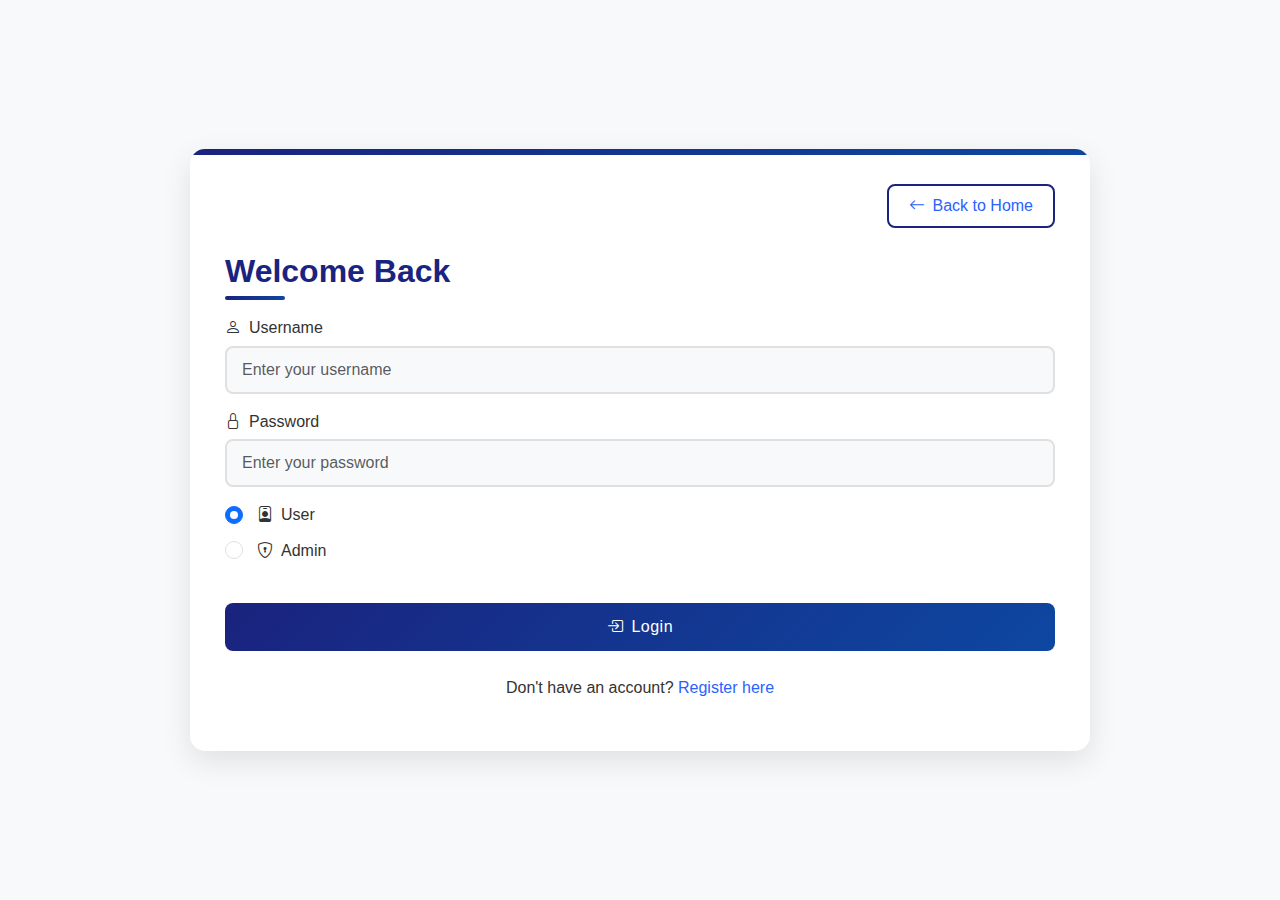
<file: IRCTC/pages/user/login.html>
<!DOCTYPE html>
<html lang="en">
<head>
    <meta charset="UTF-8">
    <meta name="viewport" content="width=device-width, initial-scale=1.0">
    <title>Login - IRCTC</title>
    <link href="https://cdn.jsdelivr.net/npm/bootstrap@5.3.0/dist/css/bootstrap.min.css" rel="stylesheet">
    <link rel="stylesheet" href="https://cdn.jsdelivr.net/npm/bootstrap-icons@1.11.3/font/bootstrap-icons.min.css">
    <link rel="stylesheet" href="../../assets/css/style.css">
    <link rel="stylesheet" href="../../assets/css/auth.css">
</head>
<body>
    <div class="auth-container fade-in">
        <div class="auth-card">
            <div class="text-end mb-4">
                <a href="../../index.html" class="btn btn-outline-primary">
                    <i class="bi bi-arrow-left me-2"></i>Back to Home
                </a>
            </div>
            <h2>Welcome Back</h2>
            <form id="loginForm" onsubmit="return validateLogin(event)">
                <div class="form-group">
                    <label for="username">
                        <i class="bi bi-person me-2"></i>Username
                    </label>
                    <input type="text" class="form-control" id="username" placeholder="Enter your username" required>
                </div>

                <div class="form-group">
                    <label for="password">
                        <i class="bi bi-lock me-2"></i>Password
                    </label>
                    <input type="password" class="form-control" id="password" placeholder="Enter your password" required>
                </div>

                <div class="form-group">
                    <div class="form-check">
                        <input type="radio" class="form-check-input" id="userType" name="userType" value="user" checked>
                        <label class="form-check-label" for="userType">
                            <i class="bi bi-person-badge me-2"></i>User
                        </label>
                    </div>
                    <div class="form-check">
                        <input type="radio" class="form-check-input" id="adminType" name="userType" value="admin">
                        <label class="form-check-label" for="adminType">
                            <i class="bi bi-shield-lock me-2"></i>Admin
                        </label>
                    </div>
                </div>

                <button type="submit" class="btn btn-primary w-100 mt-4">
                    <i class="bi bi-box-arrow-in-right me-2"></i>Login
                </button>
            </form>
            <p class="text-center mt-4">
                Don't have an account? <a href="register.html">Register here</a>
            </p>
        </div>
    </div>

    <script src="../../assets/js/login.js"></script>
</body>
</html>
</file>
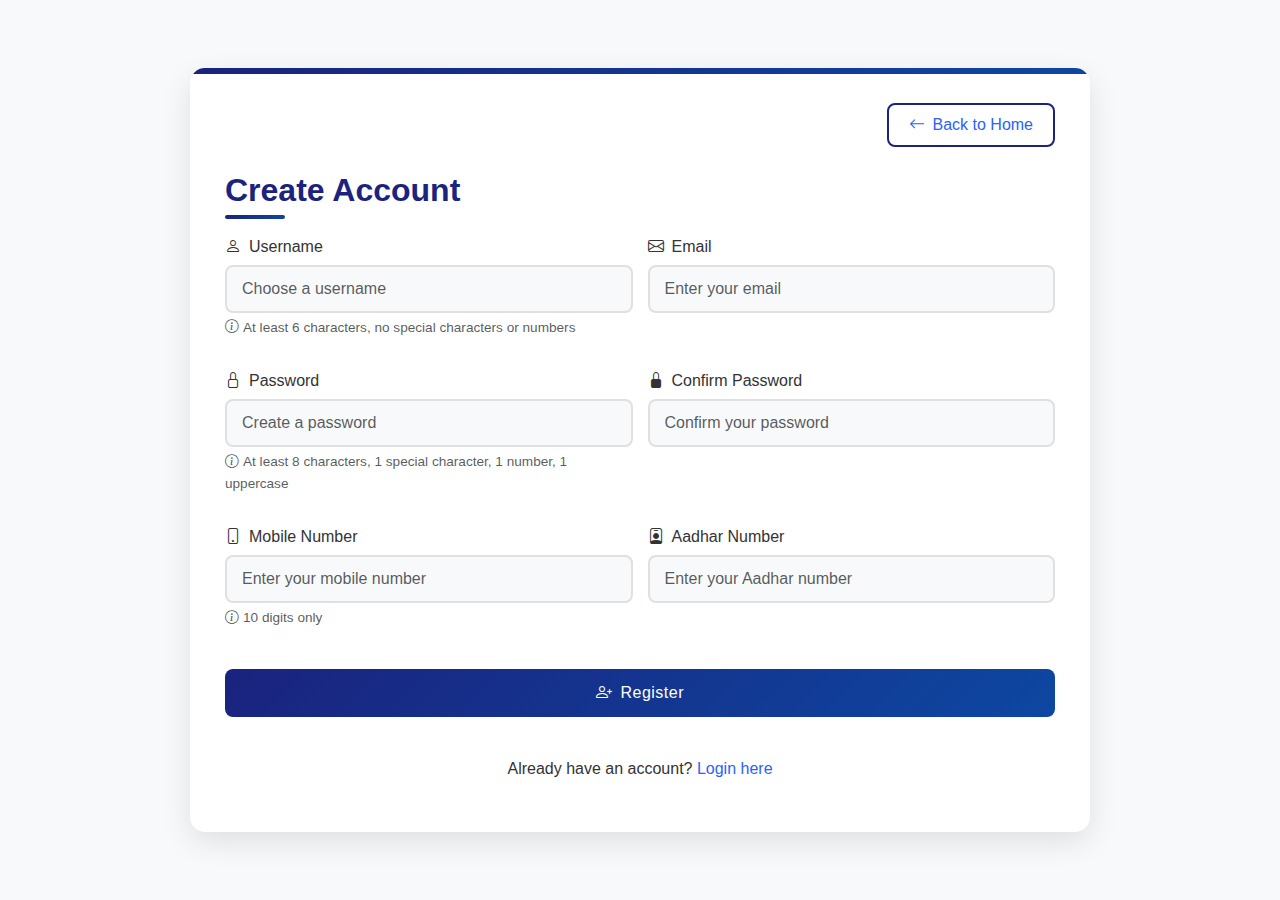
<file: IRCTC/pages/user/register.html>
<!DOCTYPE html>
<html lang="en">
<head>
    <meta charset="UTF-8">
    <meta name="viewport" content="width=device-width, initial-scale=1.0">
    <title>Register - IRCTC</title>
    <link href="https://cdn.jsdelivr.net/npm/bootstrap@5.3.0/dist/css/bootstrap.min.css" rel="stylesheet">
    <link rel="stylesheet" href="https://cdn.jsdelivr.net/npm/bootstrap-icons@1.11.3/font/bootstrap-icons.min.css">
    <link rel="stylesheet" href="../../assets/css/style.css">
    <link rel="stylesheet" href="../../assets/css/auth.css">
</head>
<body>
    <div class="auth-container fade-in">
        <div class="auth-card">
            <div class="text-end mb-4">
                <a href="../../index.html" class="btn btn-outline-primary">
                    <i class="bi bi-arrow-left me-2"></i>Back to Home
                </a>
            </div>
            <h2>Create Account</h2>
            <form id="registerForm" onsubmit="return validateForm(event)">
                <div class="form-group">
                    <label for="username">
                        <i class="bi bi-person me-2"></i>Username
                    </label>
                    <input type="text" class="form-control" id="username" placeholder="Choose a username" required>
                    <small class="text-muted">
                        <i class="bi bi-info-circle me-1"></i>At least 6 characters, no special characters or numbers
                    </small>
                </div>

                <div class="form-group">
                    <label for="email">
                        <i class="bi bi-envelope me-2"></i>Email
                    </label>
                    <input type="email" class="form-control" id="email" placeholder="Enter your email" required>
                </div>

                <div class="form-group">
                    <label for="password">
                        <i class="bi bi-lock me-2"></i>Password
                    </label>
                    <input type="password" class="form-control" id="password" placeholder="Create a password" required>
                    <small class="text-muted">
                        <i class="bi bi-info-circle me-1"></i>At least 8 characters, 1 special character, 1 number, 1 uppercase
                    </small>
                </div>

                <div class="form-group">
                    <label for="confirmPassword">
                        <i class="bi bi-lock-fill me-2"></i>Confirm Password
                    </label>
                    <input type="password" class="form-control" id="confirmPassword" placeholder="Confirm your password" required>
                </div>

                <div class="form-group">
                    <label for="mobile">
                        <i class="bi bi-phone me-2"></i>Mobile Number
                    </label>
                    <input type="tel" class="form-control" id="mobile" placeholder="Enter your mobile number" required>
                    <small class="text-muted">
                        <i class="bi bi-info-circle me-1"></i>10 digits only
                    </small>
                </div>

                <div class="form-group">
                    <label for="aadhar">
                        <i class="bi bi-person-badge me-2"></i>Aadhar Number
                    </label>
                    <input type="text" class="form-control" id="aadhar" placeholder="Enter your Aadhar number" required>
                </div>

                <div class="form-group full-width">
                    <button type="submit" class="btn btn-primary w-100">
                        <i class="bi bi-person-plus me-2"></i>Register
                    </button>
                </div>
            </form>
            <p class="text-center mt-4">
                Already have an account? <a href="login.html">Login here</a>
            </p>
        </div>
    </div>

    <script src="../../assets/js/validation.js"></script>
</body>
</html>
</file>
<file: IRCTC/assets/css/style.css>
/* Global Styles */
:root {
    --primary-color: #1a237e;
    --secondary-color: #0d47a1;
    --accent-color: #2962ff;
    --text-light: #ffffff;
    --text-dark: #333333;
    --gradient-primary: linear-gradient(135deg, var(--primary-color), var(--secondary-color));
}

body {
    font-family: 'Segoe UI', Tahoma, Geneva, Verdana, sans-serif;
    line-height: 1.6;
    color: var(--text-dark);
}

/* Hero Section */
.hero-section {
    height: 100vh;
    background: url('../img/hero-bg.jpg') no-repeat center center;
    background-size: cover;
    position: relative;
    display: flex;
    align-items: center;
    justify-content: center;
    text-align: center;
    color: var(--text-light);
}

.hero-section .overlay {
    position: absolute;
    top: 0;
    left: 0;
    right: 0;
    bottom: 0;
    background: rgba(0, 0, 0, 0.5);
}

.hero-content {
    position: relative;
    z-index: 1;
    max-width: 800px;
    padding: 0 20px;
}

.hero-content h1 {
    font-size: 3.5rem;
    font-weight: 700;
    margin-bottom: 1rem;
    text-shadow: 2px 2px 4px rgba(0, 0, 0, 0.3);
}

.hero-content p {
    font-size: 1.5rem;
    margin-bottom: 2rem;
    text-shadow: 1px 1px 2px rgba(0, 0, 0, 0.3);
}

.auth-buttons .btn {
    padding: 12px 30px;
    font-size: 1.1rem;
    margin: 0 10px;
    border-radius: 30px;
    transition: all 0.3s ease;
}

.btn-primary {
    background: var(--gradient-primary);
    border: none;
}

.btn-primary:hover {
    transform: translateY(-2px);
    box-shadow: 0 5px 15px rgba(0, 0, 0, 0.3);
}

.btn-outline-light:hover {
    background: var(--text-light);
    color: var(--primary-color);
}

/* Features Section */
.features-section {
    padding: 80px 0;
    background: #f8f9fa;
}

.section-title {
    text-align: center;
    font-size: 2.5rem;
    color: var(--primary-color);
    margin-bottom: 50px;
    position: relative;
}

.section-title::after {
    content: '';
    position: absolute;
    bottom: -15px;
    left: 50%;
    transform: translateX(-50%);
    width: 80px;
    height: 4px;
    background: var(--gradient-primary);
    border-radius: 2px;
}

.features-grid {
    display: grid;
    grid-template-columns: repeat(auto-fit, minmax(300px, 1fr));
    gap: 30px;
    padding: 0 20px;
}

.feature-card {
    background: white;
    padding: 30px;
    border-radius: 15px;
    text-align: center;
    transition: all 0.3s ease;
    box-shadow: 0 5px 15px rgba(0, 0, 0, 0.1);
}

.feature-card:hover {
    transform: translateY(-10px);
    box-shadow: 0 8px 25px rgba(0, 0, 0, 0.2);
}

.feature-card i {
    font-size: 2.5rem;
    color: var(--accent-color);
    margin-bottom: 20px;
}

.feature-card h3 {
    color: var(--primary-color);
    margin-bottom: 15px;
}

/* Services Section */
.services-section {
    padding: 80px 0;
    background: white;
}

.services-grid {
    display: grid;
    grid-template-columns: repeat(auto-fit, minmax(300px, 1fr));
    gap: 30px;
    padding: 0 20px;
}

.service-card {
    display: flex;
    align-items: center;
    padding: 25px;
    background: #f8f9fa;
    border-radius: 15px;
    transition: all 0.3s ease;
}

.service-card:hover {
    transform: translateX(10px);
    background: var(--gradient-primary);
    color: var(--text-light);
}

.service-icon {
    font-size: 2rem;
    margin-right: 20px;
    color: var(--accent-color);
}

.service-card:hover .service-icon {
    color: var(--text-light);
}

/* Statistics Section */
.stats-section {
    padding: 80px 0;
    background: var(--gradient-primary);
    color: var(--text-light);
}

.stats-grid {
    display: grid;
    grid-template-columns: repeat(auto-fit, minmax(200px, 1fr));
    gap: 30px;
    padding: 0 20px;
}

.stat-card {
    text-align: center;
    padding: 30px;
    background: rgba(255, 255, 255, 0.1);
    border-radius: 15px;
    backdrop-filter: blur(10px);
    transition: all 0.3s ease;
}

.stat-card:hover {
    transform: translateY(-5px);
    background: rgba(255, 255, 255, 0.2);
}

.stat-card i {
    font-size: 2rem;
    margin-bottom: 15px;
}

.stat-card h3 {
    font-size: 2rem;
    margin-bottom: 10px;
}

/* Quick Links Section */
.quick-links-section {
    padding: 60px 0;
    background: #f8f9fa;
}

.quick-links-grid {
    display: grid;
    grid-template-columns: repeat(auto-fit, minmax(200px, 1fr));
    gap: 20px;
    padding: 0 20px;
}

.quick-link-card {
    text-align: center;
    padding: 20px;
    background: white;
    border-radius: 10px;
    transition: all 0.3s ease;
    cursor: pointer;
}

.quick-link-card:hover {
    transform: translateY(-5px);
    box-shadow: 0 5px 15px rgba(0, 0, 0, 0.1);
}

.quick-link-card i {
    font-size: 1.5rem;
    color: var(--accent-color);
    margin-bottom: 10px;
}

/* Footer */
.footer {
    background: var(--primary-color);
    color: var(--text-light);
    padding: 60px 0 20px;
}

.footer-content {
    display: grid;
    grid-template-columns: repeat(auto-fit, minmax(250px, 1fr));
    gap: 40px;
    margin-bottom: 40px;
}

.footer-section h4 {
    color: var(--text-light);
    margin-bottom: 20px;
    position: relative;
}

.footer-section h4::after {
    content: '';
    position: absolute;
    bottom: -10px;
    left: 0;
    width: 50px;
    height: 2px;
    background: var(--accent-color);
}

.footer-section ul {
    list-style: none;
    padding: 0;
}

.footer-section ul li {
    margin-bottom: 10px;
}

.footer-section ul li a {
    color: var(--text-light);
    text-decoration: none;
    transition: all 0.3s ease;
}

.footer-section ul li a:hover {
    color: var(--accent-color);
    padding-left: 5px;
}

.social-links {
    display: flex;
    gap: 15px;
}

.social-links a {
    color: var(--text-light);
    font-size: 1.5rem;
    transition: all 0.3s ease;
}

.social-links a:hover {
    color: var(--accent-color);
    transform: translateY(-3px);
}

.footer-bottom {
    text-align: center;
    padding-top: 20px;
    border-top: 1px solid rgba(255, 255, 255, 0.1);
}

/* Responsive Design */
@media (max-width: 768px) {
    .hero-content h1 {
        font-size: 2.5rem;
    }
    
    .hero-content p {
        font-size: 1.2rem;
    }
    
    .auth-buttons .btn {
        padding: 10px 20px;
        font-size: 1rem;
    }
    
    .section-title {
        font-size: 2rem;
    }
    
    .features-grid,
    .services-grid,
    .stats-grid,
    .quick-links-grid {
        grid-template-columns: 1fr;
    }
    
    .service-card {
        flex-direction: column;
        text-align: center;
    }
    
    .service-icon {
        margin-right: 0;
        margin-bottom: 15px;
    }
}
</file>
<file: IRCTC/assets/css/auth.css>
/* Auth Pages Styling */
:root {
    --auth-primary: #1a237e;
    --auth-secondary: #0d47a1;
    --auth-accent: #2962ff;
    --auth-bg: #f8f9fa;
    --auth-text: #333333;
    --auth-border: #e0e0e0;
    --auth-shadow: rgba(0, 0, 0, 0.1);
    --auth-gradient: linear-gradient(135deg, var(--auth-primary), var(--auth-secondary));
}

body {
    background: var(--auth-bg);
    min-height: 100vh;
    display: flex;
    align-items: center;
    justify-content: center;
    font-family: 'Segoe UI', Tahoma, Geneva, Verdana, sans-serif;
    padding: 20px;
}

.auth-container {
    width: 100%;
    max-width: 900px;
    display: flex;
    gap: 30px;
    align-items: center;
}

.auth-card {
    background: white;
    border-radius: 15px;
    padding: 35px;
    box-shadow: 0 10px 30px var(--auth-shadow);
    position: relative;
    overflow: hidden;
    flex: 1;
}

.auth-card::before {
    content: '';
    position: absolute;
    top: 0;
    left: 0;
    right: 0;
    height: 6px;
    background: var(--auth-gradient);
}

.auth-card h2 {
    color: var(--auth-primary);
    font-weight: 600;
    margin-bottom: 25px;
    font-size: 2rem;
    position: relative;
}

.auth-card h2::after {
    content: '';
    position: absolute;
    bottom: -10px;
    left: 0;
    width: 60px;
    height: 4px;
    background: var(--auth-gradient);
    border-radius: 2px;
}

.form-group {
    margin-bottom: 15px;
    position: relative;
}

.form-group label {
    color: var(--auth-text);
    font-weight: 500;
    margin-bottom: 5px;
    display: block;
    font-size: 1rem;
}

.form-control {
    border: 2px solid var(--auth-border);
    border-radius: 8px;
    padding: 10px 15px;
    font-size: 1rem;
    transition: all 0.3s ease;
    background: #f8f9fa;
    height: auto;
}

.form-control:focus {
    border-color: var(--auth-accent);
    box-shadow: 0 0 0 3px rgba(41, 98, 255, 0.1);
    background: white;
}

.form-check {
    margin: 10px 0;
}

.form-check-input {
    width: 18px;
    height: 18px;
    margin-top: 0.2em;
}

.form-check-label {
    margin-left: 8px;
    color: var(--auth-text);
    font-size: 1rem;
}

.btn-primary {
    background: var(--auth-gradient);
    border: none;
    padding: 12px 30px;
    border-radius: 8px;
    font-weight: 500;
    font-size: 1rem;
    letter-spacing: 0.5px;
    transition: all 0.3s ease;
}

.btn-primary:hover {
    transform: translateY(-2px);
    box-shadow: 0 5px 15px rgba(41, 98, 255, 0.3);
}

.btn-outline-primary {
    border: 2px solid var(--auth-primary);
    color: var(--auth-primary);
    padding: 8px 20px;
    border-radius: 8px;
    font-weight: 500;
    font-size: 0.95rem;
    transition: all 0.3s ease;
    text-decoration: none !important;
}

.btn-outline-primary:hover {
    background: var(--auth-primary);
    color: white !important;
    transform: translateY(-2px);
    text-decoration: none !important;
}

.btn-outline-primary:hover i {
    color: white !important;
}

.text-muted {
    font-size: 0.85rem;
    margin-top: 4px;
    display: block;
    color: #666;
}

/* Register page specific styles */
#registerForm {
    display: grid;
    grid-template-columns: repeat(2, 1fr);
    gap: 15px;
}

#registerForm .form-group.full-width {
    grid-column: 1 / -1;
    margin-top: 10px;
}

#registerForm .form-control {
    height: auto;
}

/* Animation classes */
.fade-in {
    animation: fadeIn 0.5s ease-in;
}

@keyframes fadeIn {
    from {
        opacity: 0;
        transform: translateY(20px);
    }
    to {
        opacity: 1;
        transform: translateY(0);
    }
}

/* Form validation styles */
.form-control.is-invalid {
    border-color: #dc3545;
    background-image: none;
}

.form-control.is-valid {
    border-color: #198754;
    background-image: none;
}

.invalid-feedback {
    color: #dc3545;
    font-size: 0.85rem;
    margin-top: 4px;
}

/* Link styles */
.auth-card a {
    color: var(--auth-accent);
    text-decoration: none;
    transition: all 0.3s ease;
    font-size: 1rem;
}

.auth-card a:hover {
    color: var(--auth-primary);
}

/* Responsive adjustments */
@media (max-width: 992px) {
    .auth-container {
        max-width: 600px;
    }
    
    #registerForm {
        grid-template-columns: 1fr;
    }
}

@media (max-width: 768px) {
    body {
        padding: 15px;
    }
    
    .auth-container {
        max-width: 100%;
    }
    
    .auth-card {
        padding: 25px;
    }
    
    .auth-card h2 {
        font-size: 1.6rem;
    }
    
    .form-control {
        padding: 8px 12px;
        font-size: 0.95rem;
    }
    
    .btn-primary {
        padding: 10px 20px;
        font-size: 0.95rem;
    }
}
</file>
